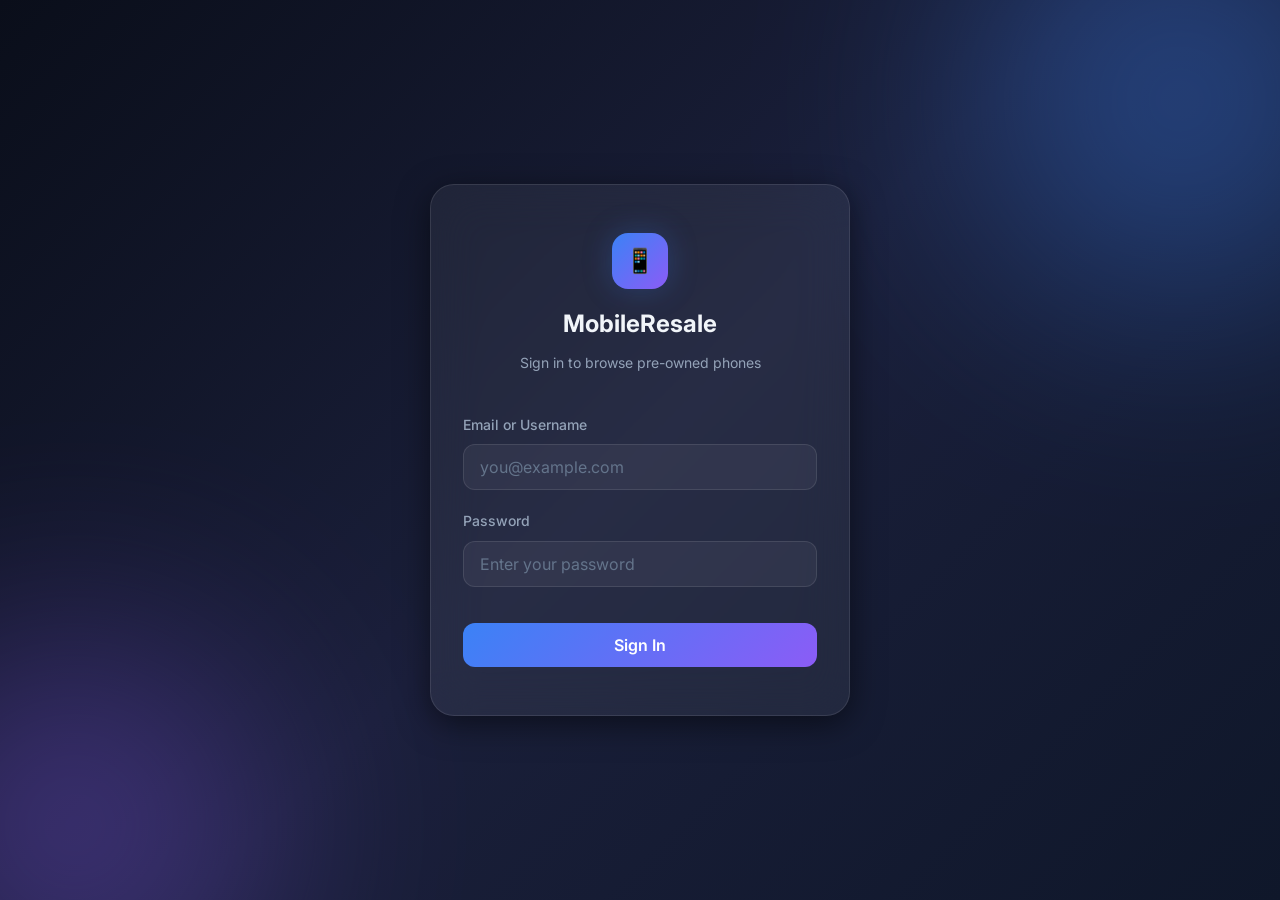
<file: index.html>
<!DOCTYPE html>
<html lang="en">

<head>
  <meta charset="UTF-8" />
  <meta name="viewport" content="width=device-width, initial-scale=1.0" />
  <meta name="description"
    content="Login to MobileResale — Browse and buy quality pre-owned smartphones at unbeatable prices." />
  <title>MobileResale — Login</title>
  <link rel="stylesheet" href="style.css">
  <link rel="icon"
    href="data:image/svg+xml,<svg xmlns='http://www.w3.org/2000/svg' viewBox='0 0 100 100'><text y='.9em' font-size='90'>📱</text></svg>" />
</head>

<body>
  <div class="login-wrapper">
    <div class="login-card">
      <div class="brand-header">
        <div class="logo">📱</div>
        <h1>MobileResale</h1>
        <p>Sign in to browse pre-owned phones</p>
      </div>

      <form onsubmit="login(event)" id="login-form">
        <div class="form-group">
          <label for="login-email">Email or Username</label>
          <input type="text" id="login-email" placeholder="you@example.com" autocomplete="username" />
        </div>

        <div class="form-group">
          <label for="login-password">Password</label>
          <input type="password" id="login-password" placeholder="Enter your password"
            autocomplete="current-password" />
        </div>

        <button type="submit" class="btn-login" id="btn-login">Sign In</button>
        <p class="login-error" id="login-error"></p>
      </form>
    </div>
  </div>

  <script src="app.js"></script>
  <script>
    // If already logged in, skip login
    if (localStorage.getItem("mobileResale_loggedIn")) {
      window.location.href = "home.html";
    }
  </script>
</body>

</html>
</file>
<file: style.css>
/* ============================================
   Mobile Resale — Design System
   ============================================ */

/* ---------- Google Fonts ---------- */
@import url('https://fonts.googleapis.com/css2?family=Inter:wght@400;500;600;700;800&display=swap');

/* ---------- CSS Custom Properties ---------- */
:root {
  /* Colors */
  --bg-primary: #0a0e1a;
  --bg-secondary: #111827;
  --bg-card: rgba(255, 255, 255, 0.04);
  --bg-card-hover: rgba(255, 255, 255, 0.08);
  --bg-glass: rgba(255, 255, 255, 0.06);
  --border-glass: rgba(255, 255, 255, 0.1);
  --text-primary: #f1f5f9;
  --text-secondary: #94a3b8;
  --text-muted: #64748b;
  --accent: #3b82f6;
  --accent-light: #60a5fa;
  --accent-dark: #2563eb;
  --accent-glow: rgba(59, 130, 246, 0.25);
  --success: #10b981;
  --whatsapp: #25d366;
  --whatsapp-hover: #1ebe57;
  --danger: #ef4444;
  --gradient-bg: linear-gradient(135deg, #0a0e1a 0%, #1a1f3a 50%, #0f172a 100%);
  --gradient-accent: linear-gradient(135deg, #3b82f6, #8b5cf6);
  --gradient-card: linear-gradient(135deg, rgba(59,130,246,0.08), rgba(139,92,246,0.05));

  /* Typography */
  --font-family: 'Inter', -apple-system, BlinkMacSystemFont, sans-serif;
  --fs-xs: 0.75rem;
  --fs-sm: 0.875rem;
  --fs-base: 1rem;
  --fs-lg: 1.125rem;
  --fs-xl: 1.25rem;
  --fs-2xl: 1.5rem;
  --fs-3xl: 1.875rem;
  --fs-4xl: 2.25rem;
  --fs-5xl: 3rem;

  /* Spacing */
  --space-1: 0.25rem;
  --space-2: 0.5rem;
  --space-3: 0.75rem;
  --space-4: 1rem;
  --space-5: 1.25rem;
  --space-6: 1.5rem;
  --space-8: 2rem;
  --space-10: 2.5rem;
  --space-12: 3rem;
  --space-16: 4rem;

  /* Borders & Radius */
  --radius-sm: 0.5rem;
  --radius-md: 0.75rem;
  --radius-lg: 1rem;
  --radius-xl: 1.25rem;
  --radius-2xl: 1.5rem;
  --radius-full: 9999px;

  /* Shadows */
  --shadow-sm: 0 1px 2px rgba(0, 0, 0, 0.3);
  --shadow-md: 0 4px 12px rgba(0, 0, 0, 0.4);
  --shadow-lg: 0 8px 32px rgba(0, 0, 0, 0.5);
  --shadow-glow: 0 0 30px var(--accent-glow);

  /* Transitions */
  --transition-fast: 0.15s ease;
  --transition-base: 0.3s ease;
  --transition-slow: 0.5s ease;
}

/* ---------- Reset ---------- */
*,
*::before,
*::after {
  margin: 0;
  padding: 0;
  box-sizing: border-box;
}

html {
  scroll-behavior: smooth;
}

body {
  font-family: var(--font-family);
  background: var(--gradient-bg);
  color: var(--text-primary);
  min-height: 100vh;
  line-height: 1.6;
  -webkit-font-smoothing: antialiased;
  -moz-osx-font-smoothing: grayscale;
}

a {
  text-decoration: none;
  color: inherit;
}

img {
  max-width: 100%;
  display: block;
}

button {
  cursor: pointer;
  font-family: inherit;
  border: none;
  outline: none;
}

/* ---------- Utility ---------- */
.container {
  width: 100%;
  max-width: 1200px;
  margin: 0 auto;
  padding: 0 var(--space-6);
}

/* ---------- Navbar ---------- */
.navbar {
  position: sticky;
  top: 0;
  z-index: 100;
  background: rgba(10, 14, 26, 0.85);
  backdrop-filter: blur(20px);
  -webkit-backdrop-filter: blur(20px);
  border-bottom: 1px solid var(--border-glass);
  padding: var(--space-4) 0;
}

.navbar .container {
  display: flex;
  align-items: center;
  justify-content: space-between;
}

.navbar-brand {
  display: flex;
  align-items: center;
  gap: var(--space-3);
  font-size: var(--fs-xl);
  font-weight: 700;
  color: var(--text-primary);
}

.navbar-brand .brand-icon {
  width: 36px;
  height: 36px;
  background: var(--gradient-accent);
  border-radius: var(--radius-sm);
  display: flex;
  align-items: center;
  justify-content: center;
  font-size: var(--fs-lg);
}

.btn-logout {
  background: rgba(239, 68, 68, 0.12);
  color: var(--danger);
  padding: var(--space-2) var(--space-5);
  border-radius: var(--radius-full);
  font-size: var(--fs-sm);
  font-weight: 600;
  transition: all var(--transition-base);
  border: 1px solid rgba(239, 68, 68, 0.2);
}

.btn-logout:hover {
  background: rgba(239, 68, 68, 0.2);
  border-color: rgba(239, 68, 68, 0.4);
  transform: translateY(-1px);
}

/* ---------- Login Page ---------- */
.login-wrapper {
  min-height: 100vh;
  display: flex;
  align-items: center;
  justify-content: center;
  padding: var(--space-6);
  position: relative;
  overflow: hidden;
}

/* Animated gradient orbs */
.login-wrapper::before,
.login-wrapper::after {
  content: '';
  position: absolute;
  border-radius: 50%;
  filter: blur(120px);
  opacity: 0.4;
  animation: float 8s ease-in-out infinite alternate;
}

.login-wrapper::before {
  width: 400px;
  height: 400px;
  background: var(--accent);
  top: -100px;
  right: -100px;
}

.login-wrapper::after {
  width: 350px;
  height: 350px;
  background: #8b5cf6;
  bottom: -100px;
  left: -100px;
  animation-delay: -4s;
}

@keyframes float {
  0%   { transform: translate(0, 0) scale(1); }
  100% { transform: translate(30px, -30px) scale(1.1); }
}

.login-card {
  width: 100%;
  max-width: 420px;
  background: var(--bg-glass);
  backdrop-filter: blur(24px);
  -webkit-backdrop-filter: blur(24px);
  border: 1px solid var(--border-glass);
  border-radius: var(--radius-2xl);
  padding: var(--space-12) var(--space-8);
  position: relative;
  z-index: 1;
  box-shadow: var(--shadow-lg);
  animation: slideUp 0.6s ease-out;
}

@keyframes slideUp {
  from { opacity: 0; transform: translateY(30px); }
  to   { opacity: 1; transform: translateY(0); }
}

.login-card .brand-header {
  text-align: center;
  margin-bottom: var(--space-10);
}

.login-card .brand-header .logo {
  width: 56px;
  height: 56px;
  background: var(--gradient-accent);
  border-radius: var(--radius-lg);
  display: inline-flex;
  align-items: center;
  justify-content: center;
  font-size: var(--fs-2xl);
  margin-bottom: var(--space-4);
  box-shadow: var(--shadow-glow);
}

.login-card .brand-header h1 {
  font-size: var(--fs-2xl);
  font-weight: 700;
  margin-bottom: var(--space-2);
}

.login-card .brand-header p {
  color: var(--text-secondary);
  font-size: var(--fs-sm);
}

.form-group {
  margin-bottom: var(--space-5);
}

.form-group label {
  display: block;
  font-size: var(--fs-sm);
  font-weight: 500;
  color: var(--text-secondary);
  margin-bottom: var(--space-2);
}

.form-group input {
  width: 100%;
  padding: var(--space-3) var(--space-4);
  background: rgba(255, 255, 255, 0.05);
  border: 1px solid var(--border-glass);
  border-radius: var(--radius-md);
  color: var(--text-primary);
  font-size: var(--fs-base);
  font-family: var(--font-family);
  transition: all var(--transition-base);
}

.form-group input::placeholder {
  color: var(--text-muted);
}

.form-group input:focus {
  border-color: var(--accent);
  box-shadow: 0 0 0 3px var(--accent-glow);
  outline: none;
  background: rgba(255, 255, 255, 0.07);
}

.btn-login {
  width: 100%;
  padding: var(--space-3) var(--space-6);
  background: var(--gradient-accent);
  color: #fff;
  font-size: var(--fs-base);
  font-weight: 600;
  border-radius: var(--radius-md);
  transition: all var(--transition-base);
  margin-top: var(--space-4);
  position: relative;
  overflow: hidden;
}

.btn-login::after {
  content: '';
  position: absolute;
  inset: 0;
  background: linear-gradient(135deg, rgba(255,255,255,0.15), transparent);
  opacity: 0;
  transition: opacity var(--transition-base);
}

.btn-login:hover {
  transform: translateY(-2px);
  box-shadow: var(--shadow-glow), 0 4px 20px rgba(59, 130, 246, 0.3);
}

.btn-login:hover::after {
  opacity: 1;
}

.btn-login:active {
  transform: translateY(0);
}

.login-error {
  color: var(--danger);
  font-size: var(--fs-sm);
  text-align: center;
  margin-top: var(--space-4);
  display: none;
  animation: shake 0.4s ease;
}

@keyframes shake {
  0%, 100% { transform: translateX(0); }
  25%      { transform: translateX(-6px); }
  75%      { transform: translateX(6px); }
}

.login-error.show {
  display: block;
}

/* ---------- Hero Section ---------- */
.hero {
  padding: var(--space-16) 0 var(--space-8);
  text-align: center;
}

.hero h1 {
  font-size: var(--fs-4xl);
  font-weight: 800;
  background: linear-gradient(135deg, var(--text-primary), var(--accent-light));
  -webkit-background-clip: text;
  -webkit-text-fill-color: transparent;
  background-clip: text;
  margin-bottom: var(--space-4);
  animation: slideUp 0.6s ease-out;
}

.hero p {
  color: var(--text-secondary);
  font-size: var(--fs-lg);
  max-width: 600px;
  margin: 0 auto;
  animation: slideUp 0.6s ease-out 0.1s both;
}

/* ---------- Mobile Cards Grid ---------- */
.mobiles-grid {
  display: grid;
  grid-template-columns: repeat(auto-fill, minmax(320px, 1fr));
  gap: var(--space-6);
  padding-bottom: var(--space-16);
}

.mobile-card {
  background: var(--bg-card);
  border: 1px solid var(--border-glass);
  border-radius: var(--radius-xl);
  overflow: hidden;
  transition: all var(--transition-base);
  cursor: pointer;
  position: relative;
  animation: fadeInUp 0.5s ease-out both;
}

.mobile-card::before {
  content: '';
  position: absolute;
  inset: 0;
  background: var(--gradient-card);
  opacity: 0;
  transition: opacity var(--transition-base);
  pointer-events: none;
}

.mobile-card:hover {
  transform: translateY(-6px);
  border-color: rgba(59, 130, 246, 0.3);
  box-shadow: var(--shadow-glow);
}

.mobile-card:hover::before {
  opacity: 1;
}

@keyframes fadeInUp {
  from { opacity: 0; transform: translateY(20px); }
  to   { opacity: 1; transform: translateY(0); }
}

.mobile-card:nth-child(1) { animation-delay: 0.05s; }
.mobile-card:nth-child(2) { animation-delay: 0.10s; }
.mobile-card:nth-child(3) { animation-delay: 0.15s; }
.mobile-card:nth-child(4) { animation-delay: 0.20s; }
.mobile-card:nth-child(5) { animation-delay: 0.25s; }
.mobile-card:nth-child(6) { animation-delay: 0.30s; }

.card-image {
  width: 100%;
  height: 240px;
  overflow: hidden;
  background: var(--bg-secondary);
  display: flex;
  align-items: center;
  justify-content: center;
}

.card-image img {
  width: 100%;
  height: 100%;
  object-fit: cover;
  transition: transform var(--transition-slow);
}

.mobile-card:hover .card-image img {
  transform: scale(1.06);
}

.card-body {
  padding: var(--space-5) var(--space-6);
}

.card-body h3 {
  font-size: var(--fs-lg);
  font-weight: 600;
  margin-bottom: var(--space-2);
}

.card-body .price {
  font-size: var(--fs-xl);
  font-weight: 700;
  color: var(--accent-light);
}

.card-body .condition {
  font-size: var(--fs-xs);
  font-weight: 500;
  color: var(--success);
  background: rgba(16, 185, 129, 0.1);
  padding: var(--space-1) var(--space-3);
  border-radius: var(--radius-full);
  display: inline-block;
  margin-top: var(--space-2);
}

/* ---------- Product Page ---------- */
.product-wrapper {
  padding: var(--space-8) 0 var(--space-16);
}

.btn-back {
  display: inline-flex;
  align-items: center;
  gap: var(--space-2);
  color: var(--text-secondary);
  font-size: var(--fs-sm);
  font-weight: 500;
  padding: var(--space-2) var(--space-4);
  border-radius: var(--radius-full);
  background: var(--bg-card);
  border: 1px solid var(--border-glass);
  transition: all var(--transition-base);
  margin-bottom: var(--space-8);
}

.btn-back:hover {
  color: var(--text-primary);
  background: var(--bg-card-hover);
  border-color: rgba(255, 255, 255, 0.2);
}

.product-detail {
  display: grid;
  grid-template-columns: 1fr 1fr;
  gap: var(--space-12);
  align-items: start;
  animation: slideUp 0.6s ease-out;
}

.product-image-wrapper {
  background: var(--bg-card);
  border: 1px solid var(--border-glass);
  border-radius: var(--radius-2xl);
  overflow: hidden;
  aspect-ratio: 1;
  display: flex;
  align-items: center;
  justify-content: center;
}

.product-image-wrapper img {
  width: 100%;
  height: 100%;
  object-fit: cover;
}

.product-info {
  padding: var(--space-4) 0;
}

.product-info .badge {
  display: inline-block;
  font-size: var(--fs-xs);
  font-weight: 600;
  text-transform: uppercase;
  letter-spacing: 0.05em;
  color: var(--success);
  background: rgba(16, 185, 129, 0.1);
  border: 1px solid rgba(16, 185, 129, 0.2);
  padding: var(--space-1) var(--space-3);
  border-radius: var(--radius-full);
  margin-bottom: var(--space-4);
}

.product-info h1 {
  font-size: var(--fs-3xl);
  font-weight: 800;
  margin-bottom: var(--space-3);
}

.product-info .price {
  font-size: var(--fs-2xl);
  font-weight: 700;
  color: var(--accent-light);
  margin-bottom: var(--space-6);
}

.product-info .description {
  color: var(--text-secondary);
  font-size: var(--fs-base);
  line-height: 1.8;
  margin-bottom: var(--space-8);
}

.specs-list {
  list-style: none;
  display: grid;
  grid-template-columns: 1fr 1fr;
  gap: var(--space-3);
  margin-bottom: var(--space-8);
}

.specs-list li {
  display: flex;
  align-items: center;
  gap: var(--space-3);
  font-size: var(--fs-sm);
  color: var(--text-secondary);
  padding: var(--space-3) var(--space-4);
  background: var(--bg-card);
  border-radius: var(--radius-md);
  border: 1px solid var(--border-glass);
}

.specs-list li .spec-icon {
  font-size: var(--fs-lg);
}

.specs-list li .spec-label {
  color: var(--text-muted);
  font-size: var(--fs-xs);
}

.specs-list li .spec-value {
  color: var(--text-primary);
  font-weight: 500;
}

.btn-whatsapp {
  display: inline-flex;
  align-items: center;
  gap: var(--space-3);
  padding: var(--space-4) var(--space-8);
  background: var(--whatsapp);
  color: #fff;
  font-size: var(--fs-lg);
  font-weight: 600;
  border-radius: var(--radius-lg);
  transition: all var(--transition-base);
  width: 100%;
  justify-content: center;
  box-shadow: 0 4px 20px rgba(37, 211, 102, 0.3);
}

.btn-whatsapp:hover {
  background: var(--whatsapp-hover);
  transform: translateY(-2px);
  box-shadow: 0 8px 30px rgba(37, 211, 102, 0.4);
}

.btn-whatsapp:active {
  transform: translateY(0);
}

.btn-whatsapp svg {
  width: 24px;
  height: 24px;
  fill: currentColor;
}

/* ---------- Footer ---------- */
.footer {
  text-align: center;
  padding: var(--space-8) 0;
  border-top: 1px solid var(--border-glass);
  color: var(--text-muted);
  font-size: var(--fs-sm);
}

/* ---------- Responsive ---------- */
@media (max-width: 768px) {
  .hero h1 {
    font-size: var(--fs-2xl);
  }

  .hero p {
    font-size: var(--fs-base);
  }

  .mobiles-grid {
    grid-template-columns: 1fr;
  }

  .product-detail {
    grid-template-columns: 1fr;
    gap: var(--space-6);
  }

  .product-info h1 {
    font-size: var(--fs-2xl);
  }

  .specs-list {
    grid-template-columns: 1fr;
  }

  .login-card {
    padding: var(--space-8) var(--space-6);
  }
}

@media (max-width: 480px) {
  .container {
    padding: 0 var(--space-4);
  }

  .hero h1 {
    font-size: var(--fs-xl);
  }

  .card-image {
    height: 200px;
  }
}
</file>
